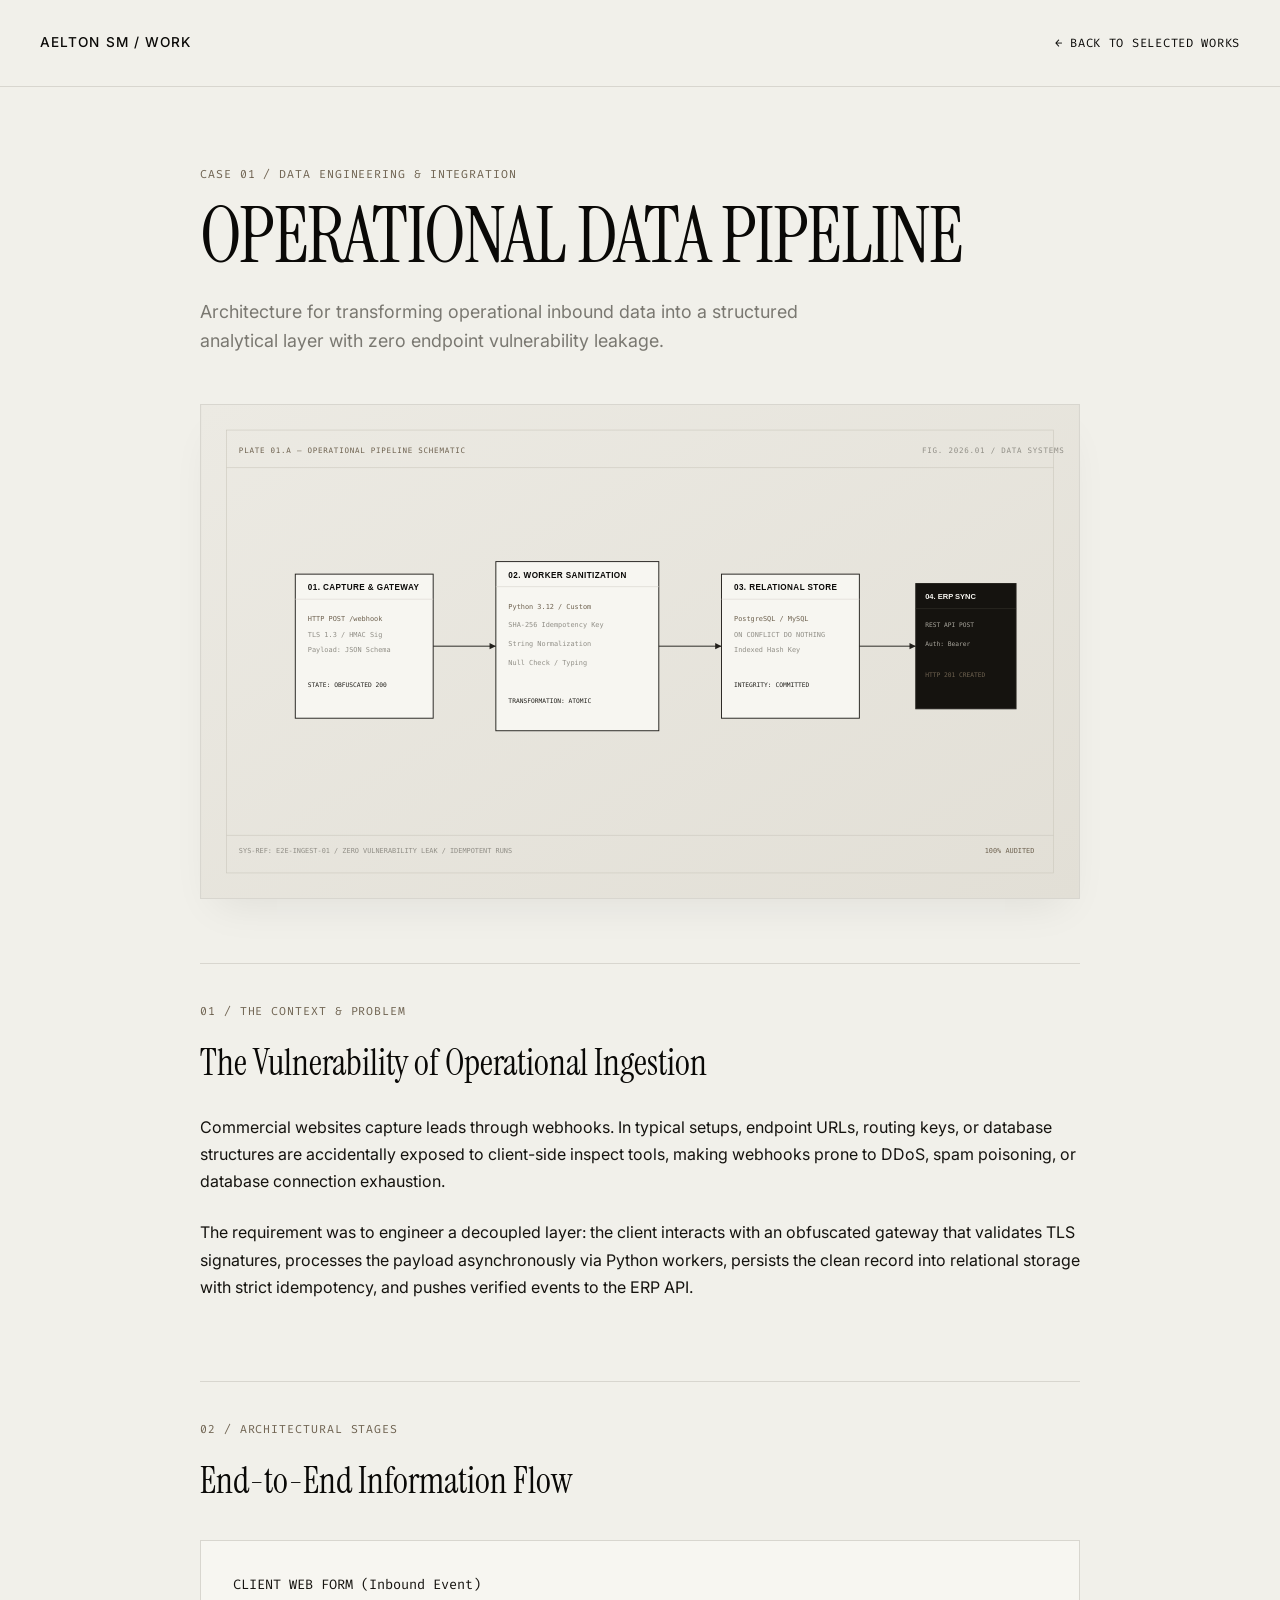
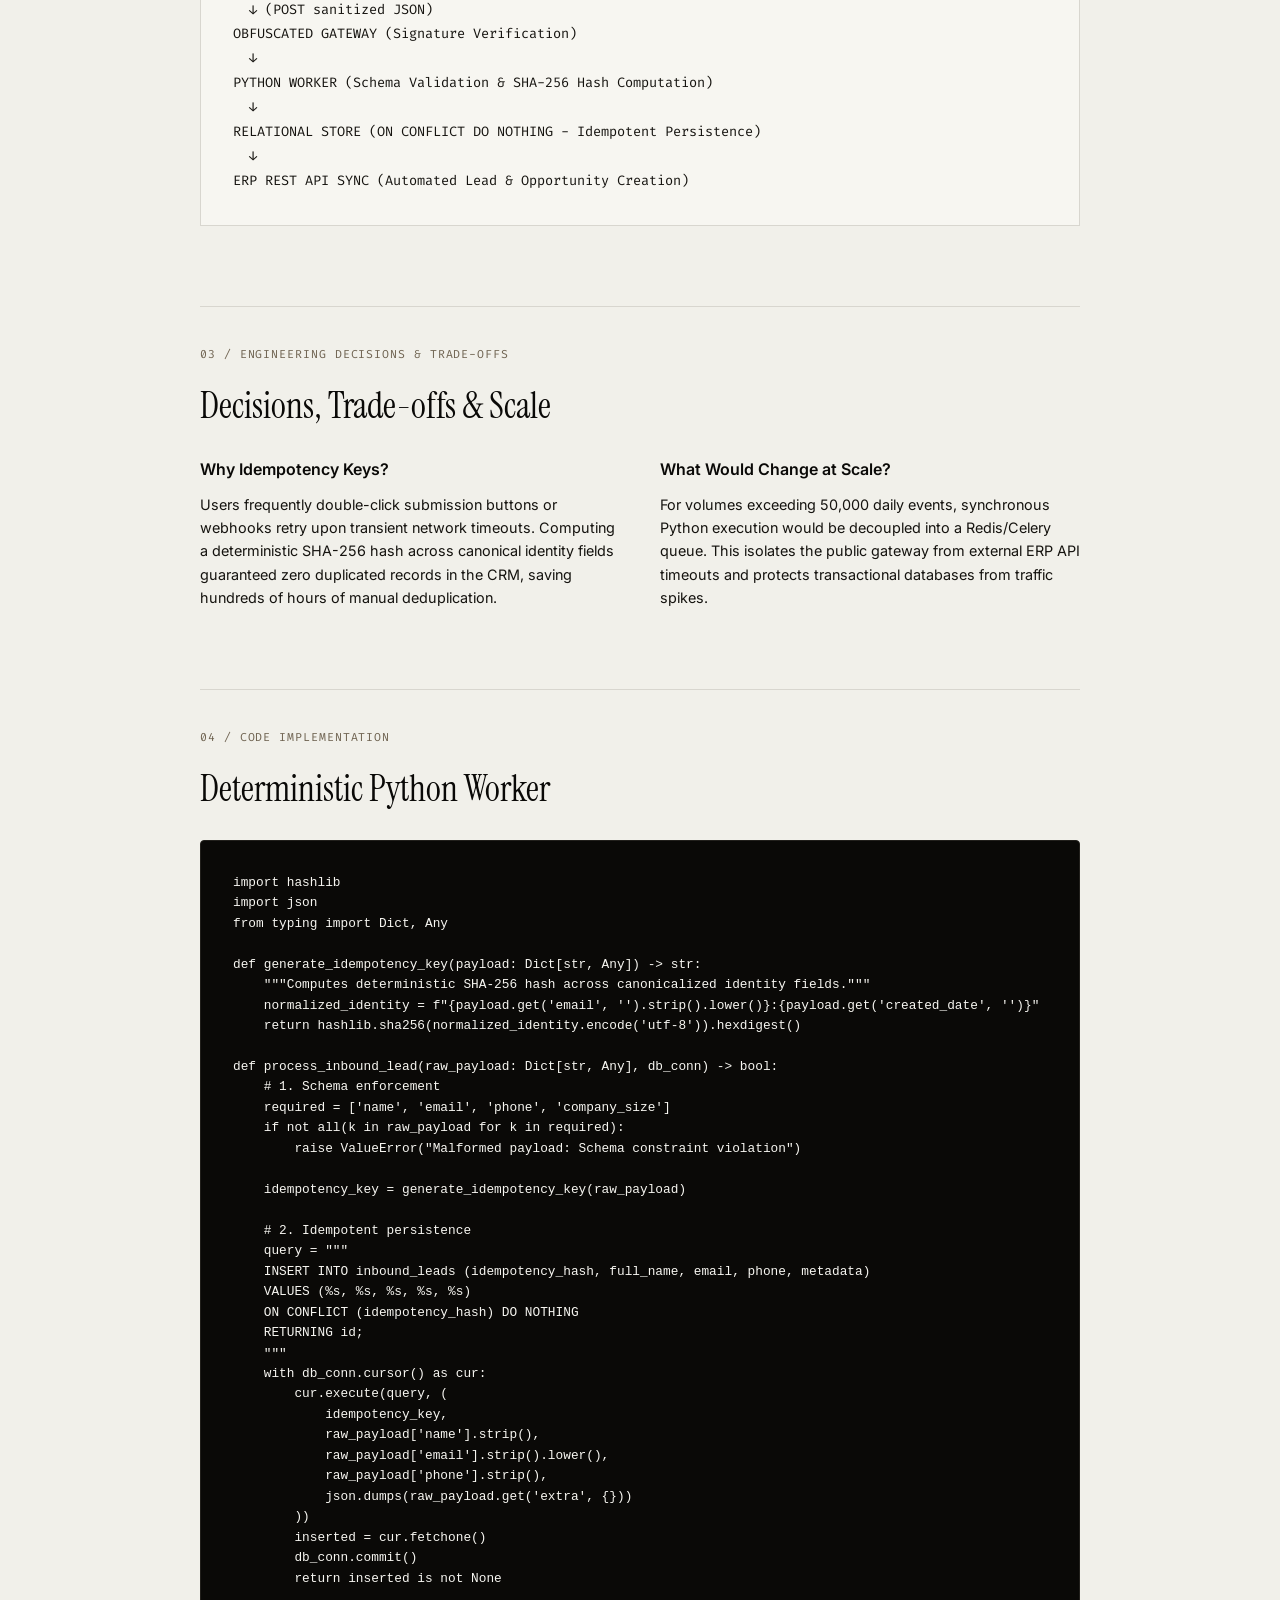
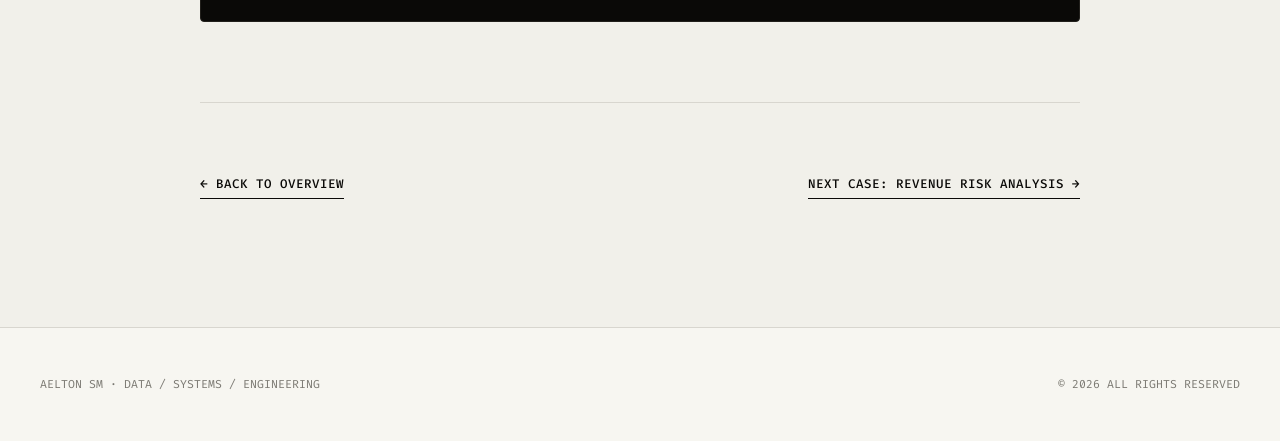
<file: work/operational-pipeline.html>
<!DOCTYPE html>
<html lang="en">
<head>
  <meta charset="UTF-8">
  <meta name="viewport" content="width=device-width, initial-scale=1.0">
  <title>Operational Data Pipeline - Case 01 - Aelton SM</title>
  <link rel="icon" type="image/svg+xml" href="../assets/img/kraken-symbol.svg">
  <link rel="alternate icon" type="image/png" href="../assets/img/favicon-32x32.png">
  <link rel="apple-touch-icon" href="../assets/img/apple-touch-icon.png">

  <!-- Editorial CSS Suite -->
  <link rel="stylesheet" href="../assets/css/reset.css">
  <link rel="stylesheet" href="../assets/css/typography.css">
  <link rel="stylesheet" href="../assets/css/grid.css">
  <link rel="stylesheet" href="../assets/css/main.css">
</head>
<body class="theme-paper" style="background-color: var(--color-paper); color: var(--color-ink);">

  <!-- Editorial Article Header -->
  <header style="border-bottom: 1px solid var(--color-line); padding: 2rem 0;">
    <div class="container-editorial" style="display: flex; align-items: baseline; justify-content: space-between;">
      <a href="../index.html" class="header-brand-title" style="color: var(--color-ink);">AELTON SM / WORK</a>
      <a href="../index.html#works" class="nav-link" style="color: var(--color-ink);">← Back to Selected Works</a>
    </div>
  </header>

  <!-- Article Container -->
  <main class="container-editorial" style="padding-top: 5rem; padding-bottom: 8rem; max-width: 960px;">

    <!-- Case Meta -->
    <div style="margin-bottom: 3rem;">
      <div class="text-meta" style="color: var(--color-signal); margin-bottom: 1rem;">
        CASE 01 / DATA ENGINEERING & INTEGRATION
      </div>
      <h1 class="font-serif" style="font-size: clamp(2.75rem, 6vw, 5.5rem); line-height: 0.98; letter-spacing: -0.02em; text-transform: uppercase; margin-bottom: 1.5rem;">
        Operational Data Pipeline
      </h1>
      <p class="text-editorial-lead" style="color: var(--color-muted-light);">
        Architecture for transforming operational inbound data into a structured analytical layer with zero endpoint vulnerability leakage.
      </p>
    </div>

    <!-- Main Architectural Visual Plate -->
    <div class="case-image-plate" style="margin-bottom: 4rem;">
      <img src="../assets/images/projects/case-01-pipeline.svg" alt="Operational Pipeline Architectural Schematic">
    </div>

    <!-- 01. Context & The Problem -->
    <section style="margin-bottom: 5rem; border-top: 1px solid var(--color-line); padding-top: 2.5rem;">
      <div class="text-meta" style="color: var(--color-signal); margin-bottom: 1rem;">01 / THE CONTEXT & PROBLEM</div>
      <h2 class="font-serif" style="font-size: 2.25rem; margin-bottom: 1.5rem;">The Vulnerability of Operational Ingestion</h2>
      <p class="font-sans" style="font-size: 1rem; line-height: 1.7; color: var(--color-charcoal); margin-bottom: 1.5rem;">
        Commercial websites capture leads through webhooks. In typical setups, endpoint URLs, routing keys, or database structures are accidentally exposed to client-side inspect tools, making webhooks prone to DDoS, spam poisoning, or database connection exhaustion.
      </p>
      <p class="font-sans" style="font-size: 1rem; line-height: 1.7; color: var(--color-charcoal);">
        The requirement was to engineer a decoupled layer: the client interacts with an obfuscated gateway that validates TLS signatures, processes the payload asynchronously via Python workers, persists the clean record into relational storage with strict idempotency, and pushes verified events to the ERP API.
      </p>
    </section>

    <!-- 02. Architecture & Pipeline Stages -->
    <section style="margin-bottom: 5rem; border-top: 1px solid var(--color-line); padding-top: 2.5rem;">
      <div class="text-meta" style="color: var(--color-signal); margin-bottom: 1rem;">02 / ARCHITECTURAL STAGES</div>
      <h2 class="font-serif" style="font-size: 2.25rem; margin-bottom: 2rem;">End-to-End Information Flow</h2>

      <div style="background-color: var(--color-warm-white); border: 1px solid var(--color-line); padding: 2rem; margin-bottom: 2rem; font-family: var(--font-mono); font-size: 0.85rem; line-height: 1.8; color: var(--color-charcoal);">
        CLIENT WEB FORM (Inbound Event)<br>
        &nbsp;&nbsp;↓ (POST sanitized JSON)<br>
        OBFUSCATED GATEWAY (Signature Verification)<br>
        &nbsp;&nbsp;↓<br>
        PYTHON WORKER (Schema Validation & SHA-256 Hash Computation)<br>
        &nbsp;&nbsp;↓<br>
        RELATIONAL STORE (ON CONFLICT DO NOTHING - Idempotent Persistence)<br>
        &nbsp;&nbsp;↓<br>
        ERP REST API SYNC (Automated Lead & Opportunity Creation)
      </div>
    </section>

    <!-- 03. Engineering Decisions & Trade-offs -->
    <section style="margin-bottom: 5rem; border-top: 1px solid var(--color-line); padding-top: 2.5rem;">
      <div class="text-meta" style="color: var(--color-signal); margin-bottom: 1rem;">03 / ENGINEERING DECISIONS & TRADE-OFFS</div>
      <h2 class="font-serif" style="font-size: 2.25rem; margin-bottom: 1.5rem;">Decisions, Trade-offs & Scale</h2>

      <div class="grid-12" style="gap: 2.5rem;">
        <div class="col-span-6">
          <h3 class="font-sans" style="font-size: 1rem; font-weight: 600; margin-bottom: 0.75rem;">Why Idempotency Keys?</h3>
          <p class="font-sans" style="font-size: 0.9rem; color: var(--color-charcoal); line-height: 1.6;">
            Users frequently double-click submission buttons or webhooks retry upon transient network timeouts. Computing a deterministic SHA-256 hash across canonical identity fields guaranteed zero duplicated records in the CRM, saving hundreds of hours of manual deduplication.
          </p>
        </div>

        <div class="col-span-6">
          <h3 class="font-sans" style="font-size: 1rem; font-weight: 600; margin-bottom: 0.75rem;">What Would Change at Scale?</h3>
          <p class="font-sans" style="font-size: 0.9rem; color: var(--color-charcoal); line-height: 1.6;">
            For volumes exceeding 50,000 daily events, synchronous Python execution would be decoupled into a Redis/Celery queue. This isolates the public gateway from external ERP API timeouts and protects transactional databases from traffic spikes.
          </p>
        </div>
      </div>
    </section>

    <!-- 04. Technical Implementation -->
    <section style="margin-bottom: 5rem; border-top: 1px solid var(--color-line); padding-top: 2.5rem;">
      <div class="text-meta" style="color: var(--color-signal); margin-bottom: 1rem;">04 / CODE IMPLEMENTATION</div>
      <h2 class="font-serif" style="font-size: 2.25rem; margin-bottom: 1.5rem;">Deterministic Python Worker</h2>

      <div style="background-color: var(--color-ink); color: var(--color-warm-white); border: 1px solid var(--color-line-dark); padding: 2rem; border-radius: 4px; overflow-x: auto; font-family: var(--font-mono); font-size: 0.8rem; line-height: 1.6;">
<pre><code>import hashlib
import json
from typing import Dict, Any

def generate_idempotency_key(payload: Dict[str, Any]) -> str:
    """Computes deterministic SHA-256 hash across canonicalized identity fields."""
    normalized_identity = f"{payload.get('email', '').strip().lower()}:{payload.get('created_date', '')}"
    return hashlib.sha256(normalized_identity.encode('utf-8')).hexdigest()

def process_inbound_lead(raw_payload: Dict[str, Any], db_conn) -> bool:
    # 1. Schema enforcement
    required = ['name', 'email', 'phone', 'company_size']
    if not all(k in raw_payload for k in required):
        raise ValueError("Malformed payload: Schema constraint violation")

    idempotency_key = generate_idempotency_key(raw_payload)

    # 2. Idempotent persistence
    query = """
    INSERT INTO inbound_leads (idempotency_hash, full_name, email, phone, metadata)
    VALUES (%s, %s, %s, %s, %s)
    ON CONFLICT (idempotency_hash) DO NOTHING
    RETURNING id;
    """
    with db_conn.cursor() as cur:
        cur.execute(query, (
            idempotency_key,
            raw_payload['name'].strip(),
            raw_payload['email'].strip().lower(),
            raw_payload['phone'].strip(),
            json.dumps(raw_payload.get('extra', {}))
        ))
        inserted = cur.fetchone()
        db_conn.commit()
        return inserted is not None</code></pre>
      </div>
    </section>

    <!-- Navigation Footer -->
    <div style="border-top: 1px solid var(--color-line); padding-top: 3rem; display: flex; justify-content: space-between; align-items: baseline;">
      <a href="../index.html#works" class="editorial-btn">← Back to Overview</a>
      <a href="revenue-analysis.html" class="editorial-btn">Next Case: Revenue Risk Analysis →</a>
    </div>

  </main>

  <footer style="border-top: 1px solid var(--color-line); padding: 3rem 0; background-color: var(--color-warm-white);">
    <div class="container-editorial" style="display: flex; justify-content: space-between; font-family: var(--font-mono); font-size: 0.72rem; color: var(--color-muted-light);">
      <div>AELTON SM · DATA / SYSTEMS / ENGINEERING</div>
      <div>© 2026 ALL RIGHTS RESERVED</div>
    </div>
  </footer>

</body>
</html>
</file>
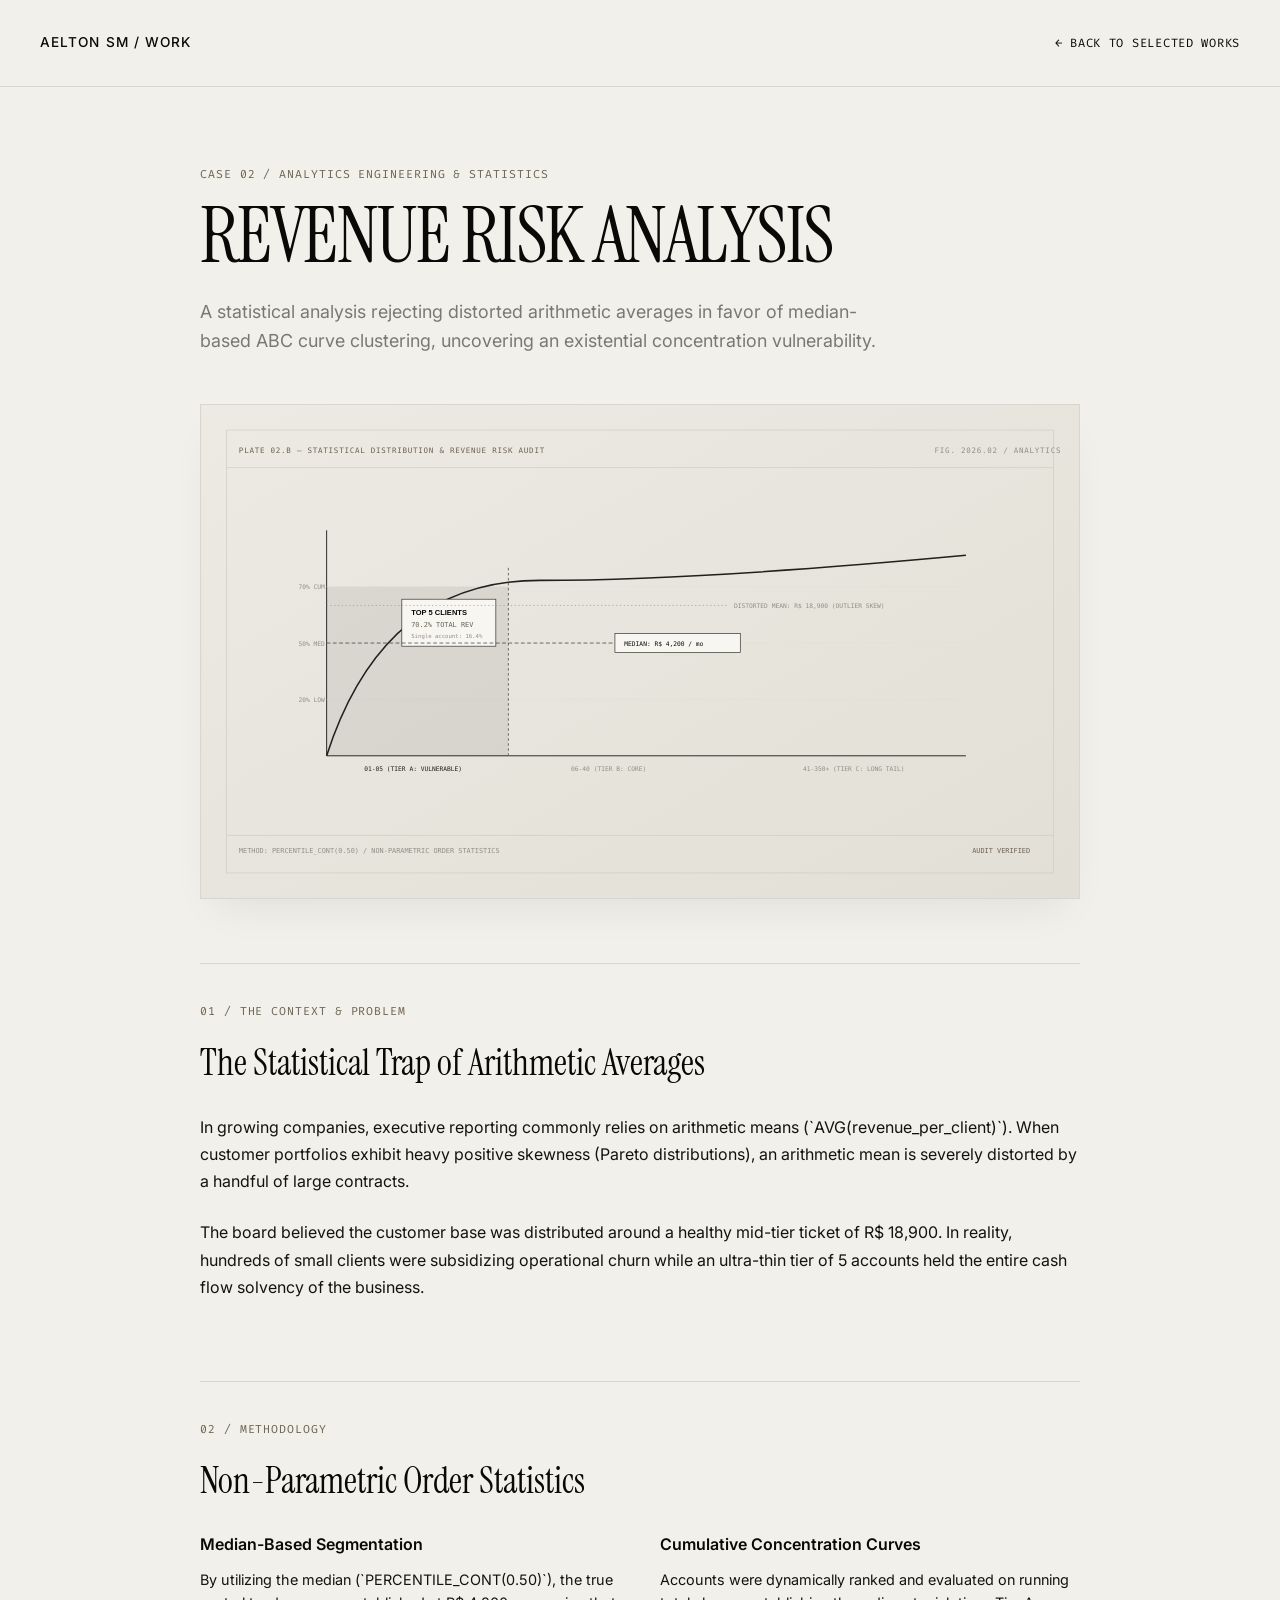
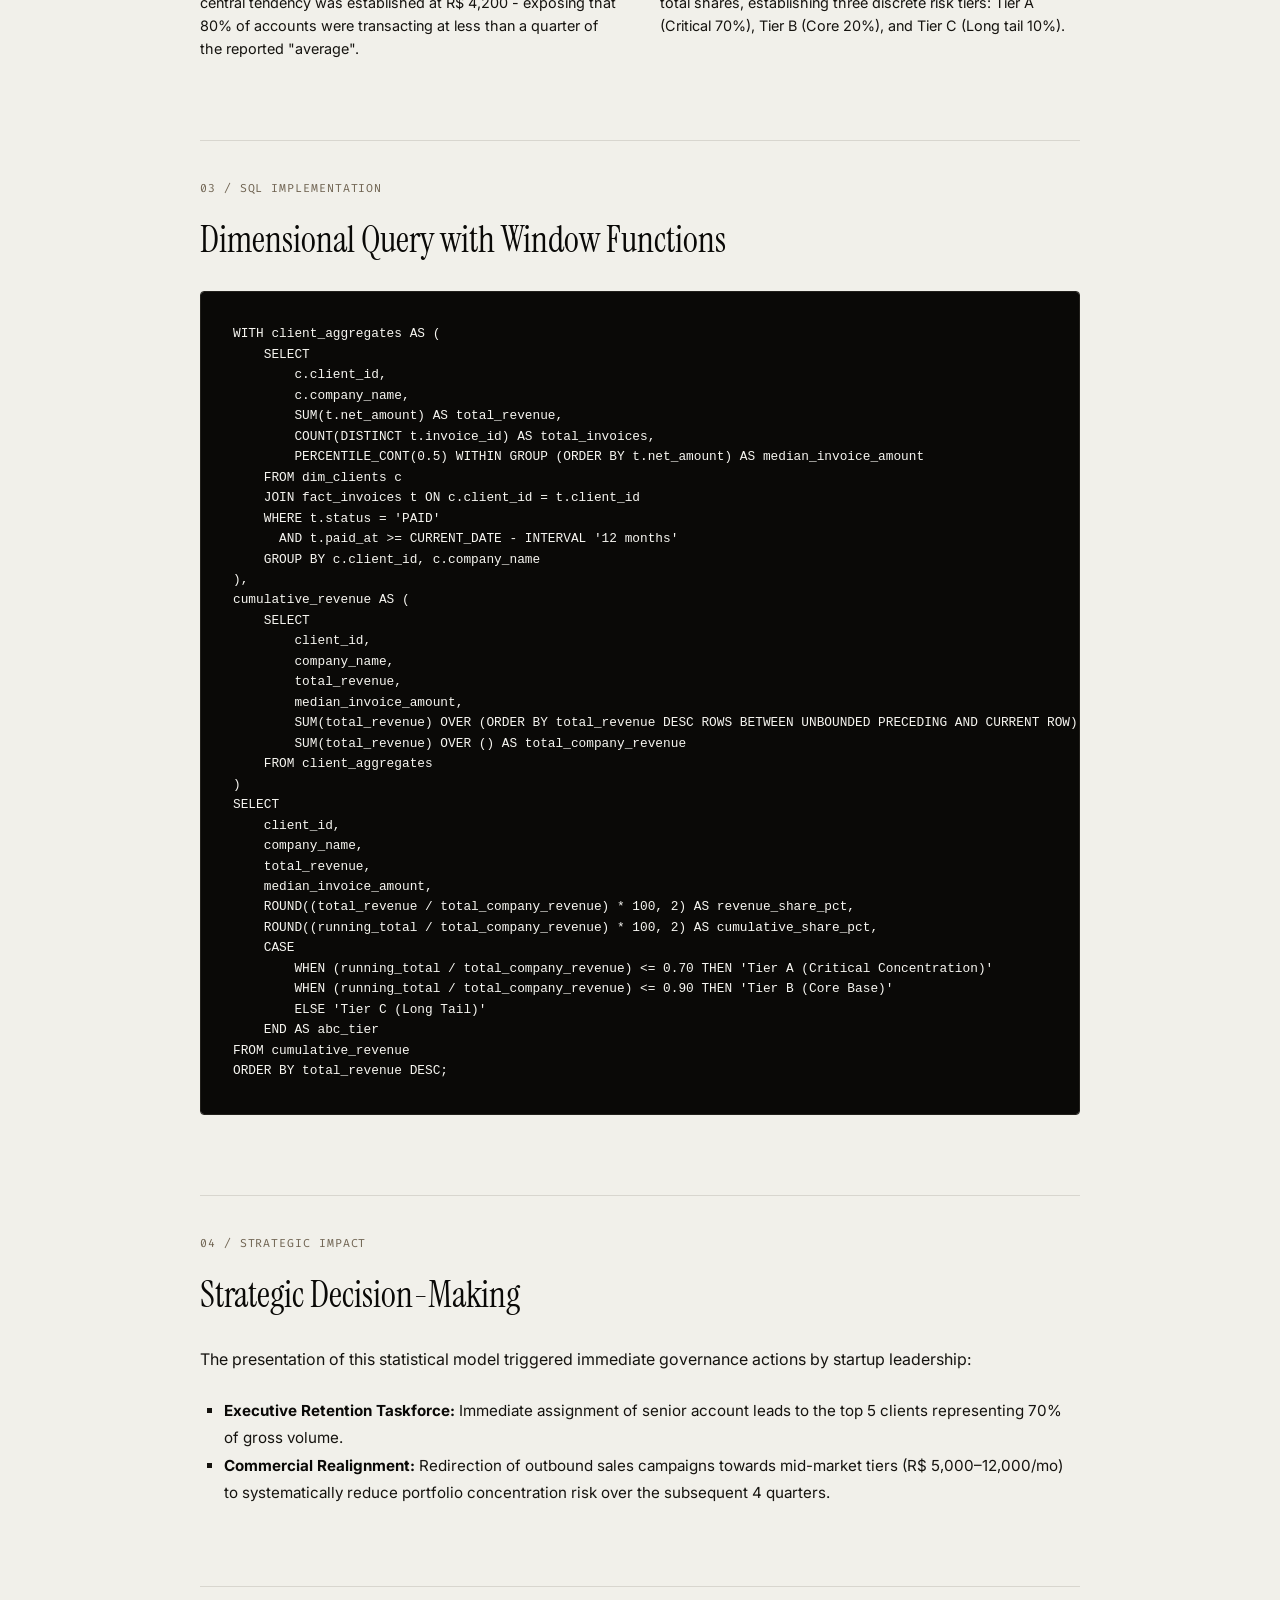
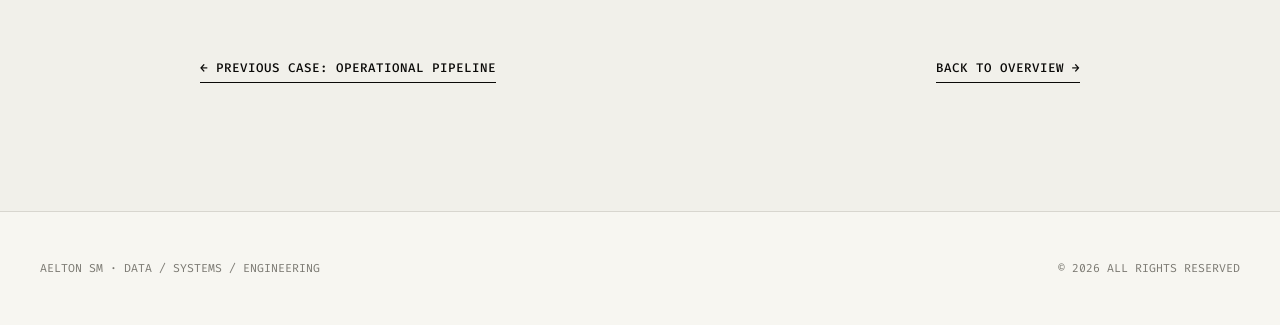
<file: work/revenue-analysis.html>
<!DOCTYPE html>
<html lang="en">
<head>
  <meta charset="UTF-8">
  <meta name="viewport" content="width=device-width, initial-scale=1.0">
  <title>Revenue Risk Analysis - Case 02 - Aelton SM</title>
  <link rel="icon" type="image/svg+xml" href="../assets/img/kraken-symbol.svg">
  <link rel="alternate icon" type="image/png" href="../assets/img/favicon-32x32.png">
  <link rel="apple-touch-icon" href="../assets/img/apple-touch-icon.png">

  <!-- Editorial CSS Suite -->
  <link rel="stylesheet" href="../assets/css/reset.css">
  <link rel="stylesheet" href="../assets/css/typography.css">
  <link rel="stylesheet" href="../assets/css/grid.css">
  <link rel="stylesheet" href="../assets/css/main.css">
</head>
<body class="theme-paper" style="background-color: var(--color-paper); color: var(--color-ink);">

  <!-- Editorial Article Header -->
  <header style="border-bottom: 1px solid var(--color-line); padding: 2rem 0;">
    <div class="container-editorial" style="display: flex; align-items: baseline; justify-content: space-between;">
      <a href="../index.html" class="header-brand-title" style="color: var(--color-ink);">AELTON SM / WORK</a>
      <a href="../index.html#works" class="nav-link" style="color: var(--color-ink);">← Back to Selected Works</a>
    </div>
  </header>

  <!-- Article Container -->
  <main class="container-editorial" style="padding-top: 5rem; padding-bottom: 8rem; max-width: 960px;">

    <!-- Case Meta -->
    <div style="margin-bottom: 3rem;">
      <div class="text-meta" style="color: var(--color-signal); margin-bottom: 1rem;">
        CASE 02 / ANALYTICS ENGINEERING & STATISTICS
      </div>
      <h1 class="font-serif" style="font-size: clamp(2.75rem, 6vw, 5.5rem); line-height: 0.98; letter-spacing: -0.02em; text-transform: uppercase; margin-bottom: 1.5rem;">
        Revenue Risk Analysis
      </h1>
      <p class="text-editorial-lead" style="color: var(--color-muted-light);">
        A statistical analysis rejecting distorted arithmetic averages in favor of median-based ABC curve clustering, uncovering an existential concentration vulnerability.
      </p>
    </div>

    <!-- Main Statistical Visual Plate -->
    <div class="case-image-plate" style="margin-bottom: 4rem;">
      <img src="../assets/images/projects/case-02-statistical.svg" alt="Revenue Risk Statistical Distribution Model">
    </div>

    <!-- 01. Context & The Problem -->
    <section style="margin-bottom: 5rem; border-top: 1px solid var(--color-line); padding-top: 2.5rem;">
      <div class="text-meta" style="color: var(--color-signal); margin-bottom: 1rem;">01 / THE CONTEXT & PROBLEM</div>
      <h2 class="font-serif" style="font-size: 2.25rem; margin-bottom: 1.5rem;">The Statistical Trap of Arithmetic Averages</h2>
      <p class="font-sans" style="font-size: 1rem; line-height: 1.7; color: var(--color-charcoal); margin-bottom: 1.5rem;">
        In growing companies, executive reporting commonly relies on arithmetic means (`AVG(revenue_per_client)`). When customer portfolios exhibit heavy positive skewness (Pareto distributions), an arithmetic mean is severely distorted by a handful of large contracts.
      </p>
      <p class="font-sans" style="font-size: 1rem; line-height: 1.7; color: var(--color-charcoal);">
        The board believed the customer base was distributed around a healthy mid-tier ticket of R$ 18,900. In reality, hundreds of small clients were subsidizing operational churn while an ultra-thin tier of 5 accounts held the entire cash flow solvency of the business.
      </p>
    </section>

    <!-- 02. Methodology & Rigor -->
    <section style="margin-bottom: 5rem; border-top: 1px solid var(--color-line); padding-top: 2.5rem;">
      <div class="text-meta" style="color: var(--color-signal); margin-bottom: 1rem;">02 / METHODOLOGY</div>
      <h2 class="font-serif" style="font-size: 2.25rem; margin-bottom: 1.5rem;">Non-Parametric Order Statistics</h2>
      
      <div class="grid-12" style="gap: 2.5rem; margin-bottom: 2rem;">
        <div class="col-span-6">
          <h3 class="font-sans" style="font-size: 1rem; font-weight: 600; margin-bottom: 0.75rem;">Median-Based Segmentation</h3>
          <p class="font-sans" style="font-size: 0.9rem; color: var(--color-charcoal); line-height: 1.6;">
            By utilizing the median (`PERCENTILE_CONT(0.50)`), the true central tendency was established at R$ 4,200 - exposing that 80% of accounts were transacting at less than a quarter of the reported "average".
          </p>
        </div>
        <div class="col-span-6">
          <h3 class="font-sans" style="font-size: 1rem; font-weight: 600; margin-bottom: 0.75rem;">Cumulative Concentration Curves</h3>
          <p class="font-sans" style="font-size: 0.9rem; color: var(--color-charcoal); line-height: 1.6;">
            Accounts were dynamically ranked and evaluated on running total shares, establishing three discrete risk tiers: Tier A (Critical 70%), Tier B (Core 20%), and Tier C (Long tail 10%).
          </p>
        </div>
      </div>
    </section>

    <!-- 03. SQL Modeling Implementation -->
    <section style="margin-bottom: 5rem; border-top: 1px solid var(--color-line); padding-top: 2.5rem;">
      <div class="text-meta" style="color: var(--color-signal); margin-bottom: 1rem;">03 / SQL IMPLEMENTATION</div>
      <h2 class="font-serif" style="font-size: 2.25rem; margin-bottom: 1.5rem;">Dimensional Query with Window Functions</h2>

      <div style="background-color: var(--color-ink); color: var(--color-warm-white); border: 1px solid var(--color-line-dark); padding: 2rem; border-radius: 4px; overflow-x: auto; font-family: var(--font-mono); font-size: 0.8rem; line-height: 1.6;">
<pre><code>WITH client_aggregates AS (
    SELECT 
        c.client_id,
        c.company_name,
        SUM(t.net_amount) AS total_revenue,
        COUNT(DISTINCT t.invoice_id) AS total_invoices,
        PERCENTILE_CONT(0.5) WITHIN GROUP (ORDER BY t.net_amount) AS median_invoice_amount
    FROM dim_clients c
    JOIN fact_invoices t ON c.client_id = t.client_id
    WHERE t.status = 'PAID'
      AND t.paid_at >= CURRENT_DATE - INTERVAL '12 months'
    GROUP BY c.client_id, c.company_name
),
cumulative_revenue AS (
    SELECT 
        client_id,
        company_name,
        total_revenue,
        median_invoice_amount,
        SUM(total_revenue) OVER (ORDER BY total_revenue DESC ROWS BETWEEN UNBOUNDED PRECEDING AND CURRENT ROW) AS running_total,
        SUM(total_revenue) OVER () AS total_company_revenue
    FROM client_aggregates
)
SELECT 
    client_id,
    company_name,
    total_revenue,
    median_invoice_amount,
    ROUND((total_revenue / total_company_revenue) * 100, 2) AS revenue_share_pct,
    ROUND((running_total / total_company_revenue) * 100, 2) AS cumulative_share_pct,
    CASE 
        WHEN (running_total / total_company_revenue) <= 0.70 THEN 'Tier A (Critical Concentration)'
        WHEN (running_total / total_company_revenue) <= 0.90 THEN 'Tier B (Core Base)'
        ELSE 'Tier C (Long Tail)'
    END AS abc_tier
FROM cumulative_revenue
ORDER BY total_revenue DESC;</code></pre>
      </div>
    </section>

    <!-- 04. The Business Revelation & Actions -->
    <section style="margin-bottom: 5rem; border-top: 1px solid var(--color-line); padding-top: 2.5rem;">
      <div class="text-meta" style="color: var(--color-signal); margin-bottom: 1rem;">04 / STRATEGIC IMPACT</div>
      <h2 class="font-serif" style="font-size: 2.25rem; margin-bottom: 1.5rem;">Strategic Decision-Making</h2>
      <p class="font-sans" style="font-size: 1rem; line-height: 1.7; color: var(--color-charcoal); margin-bottom: 1.5rem;">
        The presentation of this statistical model triggered immediate governance actions by startup leadership:
      </p>
      <ul class="font-sans" style="font-size: 0.95rem; color: var(--color-charcoal); line-height: 1.8; list-style-type: square; padding-left: 1.5rem;">
        <li><strong style="color: var(--color-ink);">Executive Retention Taskforce:</strong> Immediate assignment of senior account leads to the top 5 clients representing 70% of gross volume.</li>
        <li><strong style="color: var(--color-ink);">Commercial Realignment:</strong> Redirection of outbound sales campaigns towards mid-market tiers (R$ 5,000–12,000/mo) to systematically reduce portfolio concentration risk over the subsequent 4 quarters.</li>
      </ul>
    </section>

    <!-- Navigation Footer -->
    <div style="border-top: 1px solid var(--color-line); padding-top: 3rem; display: flex; justify-content: space-between; align-items: baseline;">
      <a href="operational-pipeline.html" class="editorial-btn">← Previous Case: Operational Pipeline</a>
      <a href="../index.html#works" class="editorial-btn">Back to Overview →</a>
    </div>

  </main>

  <footer style="border-top: 1px solid var(--color-line); padding: 3rem 0; background-color: var(--color-warm-white);">
    <div class="container-editorial" style="display: flex; justify-content: space-between; font-family: var(--font-mono); font-size: 0.72rem; color: var(--color-muted-light);">
      <div>AELTON SM · DATA / SYSTEMS / ENGINEERING</div>
      <div>© 2026 ALL RIGHTS RESERVED</div>
    </div>
  </footer>

</body>
</html>
</file>
<file: assets/css/typography.css>
@import url('https://fonts.googleapis.com/css2?family=Fira+Code:wght@400;500&family=Instrument+Serif:ital@0;1&family=Inter:wght@300;400;500;600&family=Space+Grotesk:wght@400;500;600;700&display=swap');

:root {
  --font-serif: 'Instrument Serif', Georgia, serif;
  --font-sans: 'Inter', -apple-system, BlinkMacSystemFont, 'Segoe UI', Roboto, sans-serif;
  --font-mono: 'Fira Code', 'Courier New', monospace;
  --font-display: 'Space Grotesk', -apple-system, BlinkMacSystemFont, 'Segoe UI', sans-serif;
}

/* Typography Base Classes */
.font-serif {
  font-family: var(--font-serif);
  font-weight: 400;
}

.font-sans {
  font-family: var(--font-sans);
}

.font-mono {
  font-family: var(--font-mono);
  font-weight: 400;
}

/* Scale & Hierarchy */
.display-monumental {
  font-family: var(--font-serif);
  font-size: clamp(3.5rem, 8.5vw, 8.5rem);
  line-height: 0.92;
  letter-spacing: -0.02em;
}

.display-hero {
  font-family: var(--font-sans);
  font-size: clamp(2rem, 4.5vw, 4.25rem);
  font-weight: 400;
  line-height: 1.05;
  letter-spacing: -0.03em;
  text-transform: uppercase;
}

.display-case-title {
  font-family: var(--font-serif);
  font-size: clamp(2.5rem, 5vw, 5rem);
  line-height: 0.98;
  letter-spacing: -0.01em;
  text-transform: uppercase;
}

.text-editorial-lead {
  font-family: var(--font-sans);
  font-size: clamp(1rem, 1.4vw, 1.25rem);
  font-weight: 400;
  line-height: 1.6;
  max-width: 680px;
}

.text-meta {
  font-family: var(--font-mono);
  font-size: 0.72rem;
  letter-spacing: 0.08em;
  text-transform: uppercase;
  line-height: 1.4;
}

.text-editorial-quote {
  font-family: var(--font-serif);
  font-size: clamp(1.5rem, 2.8vw, 2.75rem);
  line-height: 1.25;
  font-style: italic;
}
</file>
<file: assets/css/grid.css>
/* Swiss / International 12-Column Grid & Hairline Dividers */

:root {
  --max-width-container: 1440px;
  --gutter-desktop: 2.5rem;
  --gutter-tablet: 1.75rem;
  --gutter-mobile: 1.25rem;
}

.container-editorial {
  width: 100%;
  max-width: var(--max-width-container);
  margin-left: auto;
  margin-right: auto;
  padding-left: var(--gutter-desktop);
  padding-right: var(--gutter-desktop);
}

@media (max-width: 1024px) {
  .container-editorial {
    padding-left: var(--gutter-tablet);
    padding-right: var(--gutter-tablet);
  }
}

@media (max-width: 640px) {
  .container-editorial {
    padding-left: var(--gutter-mobile);
    padding-right: var(--gutter-mobile);
  }
}

/* 12-Column Grid System */
.grid-12 {
  display: grid;
  grid-template-columns: repeat(12, 1fr);
  gap: 2rem;
}

@media (max-width: 1024px) {
  .grid-12 {
    grid-template-columns: repeat(8, 1fr);
    gap: 1.5rem;
  }
}

@media (max-width: 640px) {
  .grid-12 {
    grid-template-columns: repeat(4, 1fr);
    gap: 1rem;
  }
}

/* Hairline Editorial Borders */
.border-line-b {
  border-bottom: 1px solid var(--color-line);
}

.border-line-t {
  border-top: 1px solid var(--color-line);
}

.border-line-dark-b {
  border-bottom: 1px solid var(--color-line-dark);
}

.border-line-dark-t {
  border-top: 1px solid var(--color-line-dark);
}

/* Col Spans */
.col-span-12 { grid-column: span 12 / span 12; }
.col-span-8  { grid-column: span 8 / span 8; }
.col-span-6  { grid-column: span 6 / span 6; }
.col-span-4  { grid-column: span 4 / span 4; }
.col-span-3  { grid-column: span 3 / span 3; }

@media (max-width: 1024px) {
  .col-span-8  { grid-column: span 8 / span 8; }
  .col-span-6  { grid-column: span 8 / span 8; }
  .col-span-4  { grid-column: span 4 / span 4; }
  .col-span-3  { grid-column: span 4 / span 4; }
}

@media (max-width: 640px) {
  .col-span-12, .col-span-8, .col-span-6, .col-span-4, .col-span-3 {
    grid-column: span 4 / span 4;
  }
}
</file>
<file: assets/css/main.css>
/* Main Editorial Style: Cinematic Editorial Technical Portfolio */

:root {
  --color-ink: #0A0907;
  --color-charcoal: #15130F;
  --color-paper: #F1F0EA;
  --color-warm-white: #F7F6F1;
  --color-muted: #918F87;
  --color-muted-light: #7A7871;
  --color-line: #D8D6CF;
  --color-line-dark: #22201C;
  --color-signal: #6E6250;
}

body {
  background-color: var(--color-ink);
  color: var(--color-warm-white);
  font-family: var(--font-sans);
}

/* Theme Sections */
.theme-dark {
  background-color: var(--color-ink);
  color: var(--color-warm-white);
}

.theme-paper {
  background-color: var(--color-paper);
  color: var(--color-ink);
  position: relative;
}

/* Vertical Hairline Editorial Grid Lines on Paper */
.paper-grid-lines {
  position: absolute;
  top: 0;
  bottom: 0;
  left: 50%;
  transform: translateX(-50%);
  width: 100%;
  max-width: var(--max-width-container);
  padding: 0 var(--gutter-desktop);
  pointer-events: none;
  display: grid;
  grid-template-columns: repeat(12, 1fr);
  z-index: 1;
}

.paper-grid-lines > div {
  border-right: 1px solid rgba(216, 214, 207, 0.45);
  height: 100%;
}

.paper-grid-lines > div:first-child {
  border-left: 1px solid rgba(216, 214, 207, 0.45);
}

@media (max-width: 1024px) {
  .paper-grid-lines {
    grid-template-columns: repeat(8, 1fr);
    padding: 0 var(--gutter-tablet);
  }
}

@media (max-width: 640px) {
  .paper-grid-lines {
    display: none;
  }
}

/* Minimalist Editorial Header */
.site-header {
  position: absolute;
  top: 0;
  left: 0;
  width: 100%;
  z-index: 50;
  padding-top: 2.25rem;
  padding-bottom: 2.25rem;
  border-bottom: 1px solid var(--color-line-dark);
}

.header-brand-title {
  font-family: var(--font-sans);
  font-weight: 500;
  font-size: 0.85rem;
  letter-spacing: 0.08em;
  text-transform: uppercase;
}

.header-brand-sub {
  font-family: var(--font-mono);
  font-size: 0.72rem;
  color: var(--color-muted);
  letter-spacing: 0.05em;
  margin-top: 2px;
}

.nav-link {
  font-family: var(--font-mono);
  font-size: 0.75rem;
  letter-spacing: 0.06em;
  text-transform: uppercase;
  color: var(--color-warm-white);
  transition: opacity 0.2s ease;
  position: relative;
  padding-bottom: 2px;
}

.nav-link:hover {
  opacity: 0.65;
}

/* Cinematic Dark Hero */
.hero-section {
  position: relative;
  min-height: 100vh;
  display: flex;
  flex-direction: column;
  justify-content: space-between;
  padding-top: 8rem;
  padding-bottom: 3.5rem;
  overflow: hidden;
  background-color: var(--color-ink);
}

.hero-backdrop-container {
  position: absolute;
  inset: 0;
  pointer-events: none;
  z-index: 0;
  opacity: 0.38;
}

.hero-content {
  position: relative;
  z-index: 10;
  margin-top: auto;
  margin-bottom: auto;
}

.hero-main-title {
  max-width: 1050px;
  margin-top: 1.5rem;
  margin-bottom: 2.5rem;
}

.hero-footer-strip {
  position: relative;
  z-index: 10;
  padding-top: 1.5rem;
  border-top: 1px solid var(--color-line-dark);
  display: flex;
  flex-wrap: wrap;
  align-items: center;
  justify-content: space-between;
  gap: 1.5rem;
}

/* Editorial Selected Works Section */
.selected-works-section {
  padding-top: 7rem;
  padding-bottom: 8rem;
  position: relative;
  z-index: 2;
}

.selected-works-heading {
  margin-bottom: 6rem;
  padding-bottom: 2.5rem;
  border-bottom: 1px solid var(--color-line);
  position: relative;
  z-index: 5;
}

.editorial-case {
  margin-bottom: 9rem;
  position: relative;
  z-index: 5;
}

.editorial-case:last-child {
  margin-bottom: 2rem;
}

/* Huge Visual Image Plate (Framed architectural presentation) */
.case-image-plate {
  width: 100%;
  aspect-ratio: 16 / 9;
  background-color: #E2E0D8;
  border: 1px solid var(--color-line);
  box-shadow: 0 20px 40px -15px rgba(0, 0, 0, 0.08);
  overflow: hidden;
  position: relative;
  margin-bottom: 2.25rem;
}

.theme-dark .case-image-plate {
  background-color: #11100C;
  border-color: var(--color-line-dark);
  box-shadow: 0 25px 50px -20px rgba(0, 0, 0, 0.8);
}

.case-image-plate img {
  width: 100%;
  height: 100%;
  object-fit: cover;
  transition: transform 0.6s cubic-bezier(0.16, 1, 0.3, 1);
}

.editorial-case:hover .case-image-plate img {
  transform: scale(1.015);
}

/* Editorial Case Meta */
.case-meta-header {
  display: flex;
  align-items: baseline;
  justify-content: space-between;
  margin-bottom: 1rem;
}

.editorial-btn {
  display: inline-flex;
  align-items: center;
  gap: 0.5rem;
  font-family: var(--font-mono);
  font-size: 0.78rem;
  text-transform: uppercase;
  letter-spacing: 0.08em;
  font-weight: 500;
  color: var(--color-ink);
  padding-bottom: 4px;
  border-bottom: 1px solid var(--color-ink);
  transition: opacity 0.2s ease, transform 0.2s ease;
  margin-top: 1.5rem;
}

.editorial-btn:hover {
  opacity: 0.6;
  transform: translateX(4px);
}

.theme-dark .editorial-btn {
  color: var(--color-warm-white);
  border-color: var(--color-warm-white);
}

/* Capabilities / What I Build */
.capabilities-section {
  padding-top: 6rem;
  padding-bottom: 7rem;
  border-top: 1px solid var(--color-line);
  position: relative;
  z-index: 5;
}

.capability-item {
  padding-top: 1.5rem;
  padding-bottom: 2rem;
  border-top: 1px solid var(--color-line);
}

/* Dark Interlude (Inspired by Componine Discipline Explorer) */
.dark-interlude-section {
  background-color: var(--color-charcoal);
  color: var(--color-warm-white);
  padding-top: 8rem;
  padding-bottom: 8rem;
  border-top: 1px solid var(--color-line-dark);
  border-bottom: 1px solid var(--color-line-dark);
}

.discipline-nav-list {
  display: flex;
  flex-direction: column;
}

.discipline-item {
  display: flex;
  align-items: baseline;
  justify-content: space-between;
  padding: 1.5rem 0;
  border-bottom: 1px solid var(--color-line-dark);
  cursor: pointer;
  transition: all 0.3s ease;
}

.discipline-item-title {
  font-family: var(--font-serif);
  font-size: clamp(1.75rem, 3.5vw, 3.25rem);
  text-transform: uppercase;
  letter-spacing: -0.01em;
  color: var(--color-muted);
  transition: color 0.3s ease, transform 0.3s ease;
}

.discipline-item:hover .discipline-item-title,
.discipline-item.active .discipline-item-title {
  color: var(--color-warm-white);
  transform: translateX(8px);
}

.discipline-item-num {
  font-family: var(--font-mono);
  font-size: 0.8rem;
  color: var(--color-signal);
}

.discipline-preview-box {
  width: 100%;
  aspect-ratio: 4 / 3;
  border: 1px solid var(--color-line-dark);
  background-color: #0E0D0B;
  overflow: hidden;
  position: relative;
  box-shadow: 0 30px 60px -20px rgba(0, 0, 0, 0.9);
}

.discipline-preview-box img {
  width: 100%;
  height: 100%;
  object-fit: cover;
  transition: opacity 0.4s ease;
}

/* About & Timeline */
.about-section {
  padding-top: 8rem;
  padding-bottom: 8rem;
  position: relative;
  z-index: 5;
}

.timeline-entry {
  display: flex;
  align-items: baseline;
  gap: 2rem;
  padding-top: 1.25rem;
  padding-bottom: 1.25rem;
  border-bottom: 1px solid var(--color-line);
}

.timeline-year {
  font-family: var(--font-mono);
  font-size: 0.85rem;
  color: var(--color-signal);
  width: 70px;
  flex-shrink: 0;
}

/* Closing / Contact Section */
.closing-section {
  background-color: var(--color-ink);
  color: var(--color-warm-white);
  padding-top: 9rem;
  padding-bottom: 5rem;
  min-height: 80vh;
  display: flex;
  flex-direction: column;
  justify-content: space-between;
}

.closing-huge-type {
  font-family: var(--font-serif);
  font-size: clamp(3.2rem, 9vw, 9.5rem);
  line-height: 0.94;
  letter-spacing: -0.02em;
  text-transform: uppercase;
  margin-bottom: 4rem;
}

.contact-links-strip {
  display: flex;
  flex-wrap: wrap;
  gap: 2.5rem;
  font-family: var(--font-mono);
  font-size: 0.8rem;
  letter-spacing: 0.08em;
  text-transform: uppercase;
  padding-bottom: 3rem;
  border-bottom: 1px solid var(--color-line-dark);
}

.contact-link {
  transition: opacity 0.2s ease;
  position: relative;
}

.contact-link:hover {
  opacity: 0.5;
}

.footer-mini {
  padding-top: 2rem;
  display: flex;
  align-items: center;
  justify-content: space-between;
  font-family: var(--font-mono);
  font-size: 0.72rem;
  color: var(--color-muted);
}
</file>
